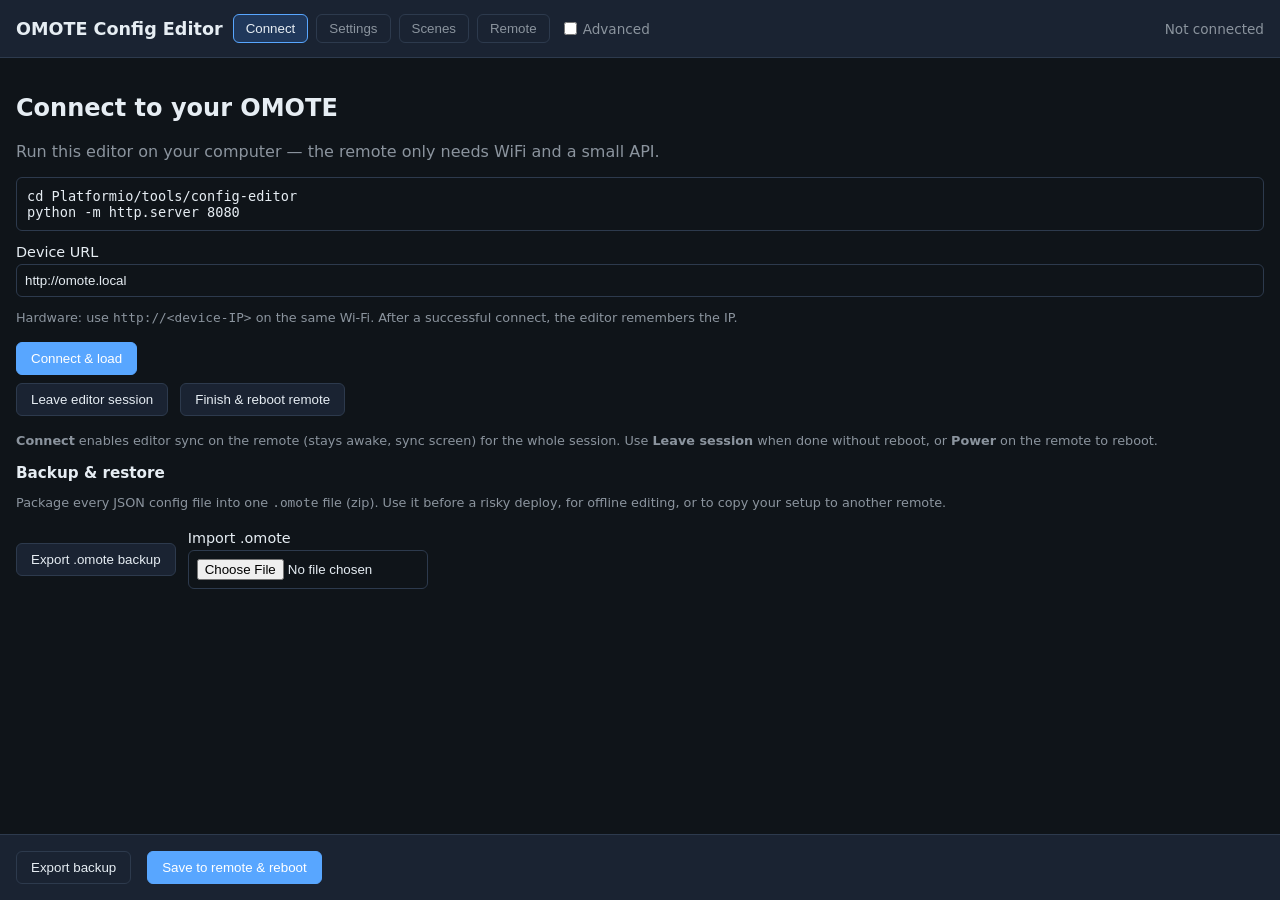
<file: Platformio/tools/config-editor/index.html>
<!DOCTYPE html>
<html lang="en">
<head>
  <meta charset="UTF-8" />
  <meta name="viewport" content="width=device-width, initial-scale=1" />
  <title>OMOTE Config Editor</title>
  <link rel="stylesheet" href="./style.css" />
</head>
<body>
  <header>
    <h1>OMOTE Config Editor</h1>
    <nav id="nav">
      <button data-tab="connect" class="active">Connect</button>
      <button data-tab="settings">Settings</button>
      <button data-tab="scenes">Scenes</button>
      <button data-tab="remote">Remote</button>
      <button data-tab="commands" class="nav-advanced hidden">Commands</button>
      <button data-tab="raw" class="nav-advanced hidden">JSON</button>
    </nav>
    <label class="advanced-toggle" title="Show command files and raw JSON">
      <input type="checkbox" id="advanced-mode" /> Advanced
    </label>
    <div id="status-bar">Not connected</div>
  </header>
  <main>
    <section id="tab-connect" class="tab active">
      <h2>Connect to your OMOTE</h2>
      <p class="muted">Run this editor on your computer — the remote only needs WiFi and a small API.</p>
      <pre class="code-hint">cd Platformio/tools/config-editor
python -m http.server 8080</pre>
      <label>Device URL <input id="device-url" placeholder="http://192.168.x.x" title="Include http:// — hardware: LAN IP (omote.local often fails on Windows); sim: http://127.0.0.1:9080" /></label>
      <p class="muted small">Hardware: use <code>http://&lt;device-IP&gt;</code> on the same Wi‑Fi. After a successful connect, the editor remembers the IP.</p>
      <button id="btn-connect" class="primary">Connect &amp; load</button>
      <div class="row">
        <button type="button" id="btn-leave-session">Leave editor session</button>
        <button type="button" id="btn-exit-sync">Finish &amp; reboot remote</button>
      </div>
      <p class="muted small"><strong>Connect</strong> enables editor sync on the remote (stays awake, sync screen) for the whole session. Use <strong>Leave session</strong> when done without reboot, or <strong>Power</strong> on the remote to reboot.</p>
      <h3 class="section-title">Backup &amp; restore</h3>
      <p class="muted small">Package every JSON config file into one <code>.omote</code> file (zip). Use it before a risky deploy, for offline editing, or to copy your setup to another remote.</p>
      <div class="backup-actions">
        <button type="button" id="btn-export-omote">Export .omote backup</button>
        <label>Import .omote
          <input type="file" id="omote-import-file" accept=".omote,.zip,application/zip" />
        </label>
      </div>
      <p id="connect-msg" class="msg"></p>
    </section>

    <section id="tab-settings" class="tab">
      <div class="settings-page panel">
        <h2>Editor &amp; remote settings</h2>
        <p class="muted small">Saved in this browser unless noted. Deploy sends HA credentials to the remote.</p>

        <h3 class="section-title">Physical remote</h3>
        <p class="muted small">Choose the PCB that matches your hardware. This changes the key layout in the Remote tab.</p>
        <label class="field-block">PCB layout
          <select id="remote-pcb-variant" title="Match your remote hardware">
            <option value="stock">Stock OMOTE</option>
            <option value="3661">3661 extended keys</option>
          </select>
        </label>
        <p class="muted small">3661 adds Home, Guide, device keys (TV, Stream, STB…), and replaces the four color aux keys.</p>

        <p class="muted small">Layout from <code>DeviceSettings.schema.json</code>; values in <code>DeviceSettings.json</code>. Same files drive the on-device Settings → Device page.</p>
        <div id="device-settings-dynamic"></div>
        <div class="row">
          <button type="button" id="btn-save-device-settings">Save device settings</button>
          <button type="button" id="btn-pull-device-settings" class="small-btn" title="When connected, copy values from the remote">Pull from remote</button>
        </div>

        <h3 class="section-title">Home Assistant</h3>
        <p class="muted small">Entity lists load <strong>directly from HA in this browser</strong>. Credentials are written to <code>HaSettings.json</code> on the remote when you deploy.</p>
        <label>HA URL <input id="ha-url" placeholder="http://192.168.1.10:8123" /></label>
        <label>Long-lived token <input id="ha-token" type="password" placeholder="eyJ…" /></label>
        <div class="row">
          <button type="button" id="btn-save-ha">Save HA settings</button>
          <button type="button" id="btn-test-ha">Test connection</button>
        </div>
        <p class="muted small">Add this editor URL to <code>http.cors_allowed_origins</code> in Home Assistant <code>configuration.yaml</code>, then restart HA.</p>
        <p id="settings-msg" class="msg"></p>
      </div>
    </section>

    <div id="connect-conflict-modal" class="modal hidden" role="dialog" aria-labelledby="connect-conflict-title" aria-modal="true">
      <div class="modal-panel">
        <h3 id="connect-conflict-title">Config differs from remote</h3>
        <p class="muted small">You have config in the editor that doesn’t match the remote. Choose what to keep — nothing is sent until you click <strong>Save to remote &amp; reboot</strong>.</p>
        <p id="connect-conflict-summary" class="connect-conflict-summary"></p>
        <ul id="connect-conflict-list" class="connect-conflict-list"></ul>
        <div class="modal-actions">
          <button type="button" id="btn-conflict-keep" class="primary">Keep editor config</button>
          <button type="button" id="btn-conflict-remote">Load from remote</button>
          <button type="button" id="btn-conflict-cancel">Cancel</button>
        </div>
      </div>
    </div>

    <section id="tab-scenes" class="tab">
      <div class="scenes-shell">
        <aside class="panel sidebar-narrow">
          <h2>Scenes</h2>
          <p class="muted small">Same list as tapping the <strong>top-left</strong> of the remote status bar — e.g. “Watch TV”, “Image Test”, “Watch Roku on Proj”.</p>
          <p id="scene-orphan-warn" class="msg err small hidden"></p>
          <ul id="scene-list"></ul>
          <div class="row">
            <button type="button" id="btn-new-scene">+ New scene</button>
            <button type="button" id="btn-delete-scene" class="danger-btn advanced-field hidden" title="Remove from Scenes.json and delete scene file on save">Delete</button>
          </div>
          <button type="button" id="btn-cleanup-orphan-scenes" class="advanced-field hidden small-btn">Clean up unregistered scene files</button>
        </aside>
        <div class="panel grow" id="scene-detail">
          <h2><span id="scene-title">Select a scene</span></h2>
          <div id="scene-empty" class="muted">Choose a scene on the left, or create one. Then add device tabs and configure the remote layout.</div>
          <div id="scene-editor" class="hidden">
            <p id="scene-parse-warn" class="msg err hidden"></p>
            <label>Name in scene picker <input id="scene-picker-name" placeholder="Watch TV" /></label>
            <p class="muted small">Shown in the list when you tap the status bar on the remote.</p>
            <label>Title on status bar <input id="scene-screen-name" placeholder="TV" /></label>
            <p class="muted small">Shown at the top of the screen while this scene is active.</p>
            <details class="advanced-field hidden" id="scene-key-shortcut">
              <summary>Physical key shortcut (optional)</summary>
              <p class="muted small">Jump to this scene when a labeled key is pressed on the remote.</p>
              <label>Key
                <select id="scene-bind-key">
                  <option value="">None</option>
                  <option value="TV">TV</option>
                  <option value="Stream">Stream</option>
                  <option value="BluRay">BluRay</option>
                  <option value="Audio">Audio</option>
                  <option value="Aux1">Aux1 (Red)</option>
                  <option value="Aux2">Aux2 (Green)</option>
                  <option value="Aux3">Aux3 (Yellow)</option>
                  <option value="Aux4">Aux4 (Blue)</option>
                </select>
              </label>
              <label>Press type
                <select id="scene-press-type">
                  <option value="Press">Press</option>
                  <option value="Long">Long</option>
                  <option value="Short">Short</option>
                </select>
              </label>
            </details>
            <h3 class="section-title">Device tabs</h3>
            <p class="muted small section-lead">Each device becomes a tab at the bottom of the touch screen.</p>
            <div id="device-tab-list" class="device-tab-list"></div>
            <div class="tab-toolbar">
              <div class="tab-toolbar-row">
                <select id="device-template" title="Template for new device tab">
                  <option value="tv">TV (buttons + numpad)</option>
                  <option value="roku">Streaming / Roku</option>
                  <option value="avreceiver">AV receiver</option>
                  <option value="blank">Blank — learn everything</option>
                </select>
                <button type="button" id="btn-add-device">+ Add tab</button>
              </div>
              <button type="button" id="btn-configure-remote" class="primary" style="width:100%;margin:0">Configure remote layout →</button>
            </div>
            <details id="scene-power-details">
              <summary>When starting / leaving this scene</summary>
              <p class="muted small">Optional — e.g. turn on the TV when you open this scene. Sent when switching between scenes that have sequences.</p>
              <h4>When I open this scene</h4>
              <div id="scene-start-seq"></div>
              <button type="button" id="btn-add-start-cmd">+ Add action</button>
              <h4>When I leave</h4>
              <div id="scene-exit-seq"></div>
              <button type="button" id="btn-add-exit-cmd">+ Add action</button>
            </details>
          </div>
        </div>
      </div>
    </section>

    <section id="tab-remote" class="tab">
      <div class="remote-editor-shell">
        <aside class="panel remote-sidebar">
          <label class="field-block">Scene <select id="remote-scene-select"></select></label>
          <h3 class="section-title">Device tabs</h3>
          <p class="muted small section-lead">Bottom-bar tabs for this scene.</p>
          <div id="remote-device-tabs" class="device-tab-list"></div>
          <div class="tab-toolbar">
            <div class="tab-toolbar-row">
              <select id="remote-device-template" title="Template for new tab">
                <option value="tv">TV template</option>
                <option value="roku">Roku template</option>
                <option value="avreceiver">AV receiver</option>
                <option value="blank">Blank page</option>
              </select>
              <button type="button" id="btn-remote-add-tab" class="primary">+ Add</button>
            </div>
          </div>
        </aside>
        <div class="remote-center panel">
          <h2><span id="remote-device-label">Device</span></h2>
          <p id="editing-hint" class="muted small">Configure the touch screen and physical keys on the remote below.</p>
          <p id="canvas-scroll-hint" class="muted small hidden">Scroll the touch screen with the mouse wheel when content extends below the tab bar.</p>
          <div id="layout-tools" class="layout-tools">
            <div class="layout-tools-row">
              <label class="inline" title="Snap drag and align to a 10px grid (24×32 on 240×320)">
                <input type="checkbox" id="layout-snap-grid" checked /> Snap grid
              </label>
              <label class="inline" title="Show grid on the touch preview">
                <input type="checkbox" id="layout-show-grid" checked /> Show grid
              </label>
            </div>
            <div class="align-toolbar" role="group" aria-label="Align selected widget">
              <span class="align-label muted small">Align:</span>
              <button type="button" id="btn-align-left" class="small-btn" title="Align left edge">Left</button>
              <button type="button" id="btn-align-center-h" class="small-btn" title="Center horizontally">H center</button>
              <button type="button" id="btn-align-right" class="small-btn" title="Align right edge">Right</button>
              <button type="button" id="btn-align-top" class="small-btn" title="Align top">Top</button>
              <button type="button" id="btn-align-center-v" class="small-btn" title="Center vertically">V center</button>
              <button type="button" id="btn-align-bottom" class="small-btn" title="Align bottom">Bottom</button>
              <button type="button" id="btn-align-center" class="small-btn primary" title="Center on screen">Center</button>
            </div>
          </div>
          <div class="remote-layout-wrap">
            <div id="remote-keymap" class="remote-keymap">
              <div id="remote-power-row" class="remote-power-row"></div>
              <div class="remote-screen">
                <canvas id="preview" width="240" height="320"></canvas>
              </div>
              <div id="remote-face" class="remote-face"></div>
            </div>
          </div>
        </div>
        <aside class="panel action-sidebar">
          <div id="selection-empty">
            <h3>What should it do?</h3>
            <p class="muted small">Click a screen widget or a physical key on the remote face.</p>
          </div>
          <div id="selection-editor" class="hidden">
            <h3 id="selection-title">Selected</h3>
            <p id="selection-sub" class="muted small"></p>

            <div id="panel-key-editor">
              <label>Action
                <select id="action-type">
                  <option value="ir">Send infrared (TV / receiver / etc.)</option>
                  <option value="ir_existing">Use existing button from this device</option>
                </select>
              </label>
              <div id="panel-ir">
                <button type="button" id="btn-action-learn" class="primary">Learn from another remote</button>
                <p id="action-learn-msg" class="msg muted small">Point any IR remote at OMOTE and press a button.</p>
                <label class="advanced-field hidden">Command name <input id="action-cmd-name" placeholder="VOL_UP" /></label>
              </div>
              <div id="panel-ir-existing" class="hidden">
                <label>Pick command
                  <select id="action-cmd-pick"></select>
                </label>
              </div>
              <div id="panel-key-advanced" class="advanced-field hidden">
                <label>Press type <select id="key-press-type">
                  <option>Press</option><option>Release</option><option>Repeat</option><option>Long</option><option>Short</option>
                </select></label>
              </div>
              <div class="row widget-action-row">
                <button type="button" id="btn-key-apply">Apply</button>
                <button type="button" id="btn-key-clear">Clear mapping</button>
              </div>
            </div>

            <div id="panel-widget-editor" class="hidden">
              <label>Widget type
                <select id="w-type"></select>
              </label>
              <p id="w-type-hint" class="muted small"></p>

              <div id="w-fields-text">
                <label id="w-text-label">Label <input id="action-touch-label" placeholder="Button text" /></label>
              </div>
              <div id="w-fields-command" class="hidden">
                <label>Action
                  <select id="widget-action-type">
                    <option value="ir">Learn new IR command</option>
                    <option value="ir_existing">Use existing command</option>
                    <option value="none">No command (label only)</option>
                  </select>
                </label>
                <div id="widget-panel-ir">
                  <button type="button" id="btn-widget-learn" class="primary">Learn from remote</button>
                  <p id="widget-learn-msg" class="msg muted small"></p>
                </div>
                <div id="widget-panel-existing" class="hidden">
                  <label>Command <select id="widget-cmd-pick"></select></label>
                </div>
              </div>
              <div id="w-fields-image" class="hidden">
                <label>Image file <input id="w-image-file" placeholder="Images/OMOTE_Logo.png" list="image-file-list" /></label>
                <datalist id="image-file-list"></datalist>
                <div class="row">
                  <label>Width px <input id="w-image-w" type="number" min="1" max="240" style="width:5em" /></label>
                  <label>Height px <input id="w-image-h" type="number" min="1" max="320" style="width:5em" /></label>
                </div>
              </div>
              <div id="w-fields-color" class="hidden">
                <p class="muted small">Set each color key in <strong>Page commands</strong> on the right (Red / Green / Yellow / Blue).</p>
              </div>
              <div id="w-fields-numpad" class="hidden">
                <p class="muted small">Set NUM_0 … NUM_9 in <strong>Page commands</strong> on the right.</p>
              </div>
              <div id="w-fields-ha" class="hidden">
                <div class="domain-tabs" id="ha-domain-tabs"></div>
                <input id="ha-entity-search" placeholder="Search entities…" />
                <p id="ha-entity-status" class="muted small"></p>
                <select id="ha-entity-pick" size="6"></select>
                <label class="inline"><input type="checkbox" id="ha-auto-label" checked /> Auto label from entity name</label>
                <label id="ha-service-row">Service
                  <select id="ha-service">
                    <option value="toggle">toggle</option>
                    <option value="turn_on">turn_on</option>
                    <option value="turn_off">turn_off</option>
                  </select>
                </label>
                <div id="ha-momentary-row" class="hidden">
                  <label>On (press) <input id="ha-service-on" value="turn_on" /></label>
                  <label>Off (release) <input id="ha-service-off" value="turn_off" /></label>
                </div>
                <div id="ha-slider-row" class="hidden">
                  <label>Attribute <input id="ha-attribute" placeholder="brightness" /></label>
                  <div class="row">
                    <label>Min <input id="ha-slider-min" type="number" value="0" style="width:4em" /></label>
                    <label>Max <input id="ha-slider-max" type="number" value="255" style="width:4em" /></label>
                  </div>
                </div>
              </div>
              <div id="w-fields-layout">
                <p id="w-fields-layout-hint" class="muted small">Use <strong>%</strong> or <strong>px</strong> (saved as % for the device). Preview pixels match the remote 240×320 screen. Drag respects snap grid.</p>
                <label id="w-width-row">Width <input id="w-width-val" placeholder="e.g. 90% or 120px" /></label>
                <label id="w-height-row">Height <input id="w-height-val" placeholder="e.g. 10% or 28px" /></label>
                <label>Position X <input id="w-posx-val" placeholder="e.g. 0% or 8px" /></label>
                <label>Position Y <input id="w-posy-val" placeholder="e.g. 5% or 16px (from screen top)" /></label>
              </div>
              <div class="row widget-action-row">
                <button type="button" id="btn-widget-apply" class="primary">Apply</button>
                <button type="button" id="btn-delete-widget" class="danger-btn">Delete</button>
              </div>
            </div>
          </div>
          <hr />
          <h3 class="section-title">Screen widgets</h3>
          <ul id="widget-list" class="widget-list"></ul>
          <div class="tab-toolbar-row">
            <select id="add-widget-type" title="Widget type to add"></select>
            <button type="button" id="btn-add-widget" class="primary">+ Add</button>
          </div>
          <p class="muted small advanced-field hidden" id="linked-files-hint"></p>
        </aside>
        <aside class="panel commands-sidebar" id="page-commands-panel">
          <h3 class="section-title">Page commands (IR)</h3>
          <p class="muted small section-lead">Command file for the active device tab.</p>
          <label class="field-block">Command file
            <select id="page-cmd-file-select"></select>
          </label>
          <div class="row page-cmd-toolbar">
            <button type="button" id="btn-page-cmd-new" class="small-btn">New file</button>
            <button type="button" id="btn-page-cmd-ensure">Create missing</button>
            <button type="button" id="btn-page-cmd-open" class="small-btn">Full editor…</button>
          </div>
          <p id="page-cmd-msg" class="msg muted small"></p>
          <div id="page-cmd-slots" class="page-cmd-slots"></div>
          <p id="page-cmd-empty" class="muted small hidden">No IR widgets on this page yet. Add buttons, color keys, or a number pad.</p>
        </aside>
      </div>
    </section>

    <section id="tab-commands" class="tab nav-advanced">
      <div class="split">
        <aside class="panel">
          <label>Command file <select id="cmd-file-select"></select></label>
          <button type="button" id="btn-new-cmd-file">New file</button>
        </aside>
        <div class="panel grow">
          <h2>IR &amp; action codes</h2>
          <p class="muted">Usually managed automatically when you learn buttons on the Remote tab.</p>
          <table id="cmd-table"><thead><tr><th>Name</th><th>Mode</th><th>Protocol</th><th>Data</th><th></th></tr></thead><tbody></tbody></table>
          <div class="row">
            <button type="button" id="btn-add-command">+ Add</button>
            <button type="button" id="btn-learn-ir">Learn IR</button>
          </div>
          <p id="learn-msg" class="msg"></p>
        </div>
      </div>
    </section>

    <section id="tab-raw" class="tab nav-advanced">
      <label>File <select id="raw-file-select"></select></label>
      <h2 id="raw-title">JSON</h2>
      <textarea id="raw-editor" spellcheck="false"></textarea>
      <button id="btn-apply-raw">Apply</button>
    </section>
  </main>
  <footer>
    <button id="btn-export-omote-footer" type="button">Export backup</button>
    <button id="btn-deploy" class="primary">Save to remote &amp; reboot</button>
    <span id="deploy-msg" class="msg"></span>
  </footer>
  <script src="./jszip.min.js"></script>
  <script src="./settings-form.js"></script>
  <script src="./app.js"></script>
</body>
</html>
</file>
<file: Platformio/tools/config-editor/style.css>
:root {
  --bg: #0f1419;
  --panel: #1a2332;
  --border: #2d3a4d;
  --text: #e6edf3;
  --muted: #8b949e;
  --accent: #58a6ff;
  --accent-dim: #388bfd33;
  --danger: #f85149;
  --ok: #3fb950;
}

* { box-sizing: border-box; }
body {
  margin: 0;
  font-family: "Segoe UI", system-ui, sans-serif;
  background: var(--bg);
  color: var(--text);
  min-height: 100vh;
  display: flex;
  flex-direction: column;
}

header {
  display: flex;
  flex-wrap: wrap;
  align-items: center;
  gap: 10px;
  padding: 10px 16px;
  background: var(--panel);
  border-bottom: 1px solid var(--border);
}
header h1 { margin: 0; font-size: 1.1rem; font-weight: 600; flex: 0 0 auto; }
#nav { display: flex; gap: 4px; flex-wrap: wrap; }
#nav button {
  background: transparent;
  border: 1px solid var(--border);
  color: var(--muted);
  padding: 6px 12px;
  border-radius: 6px;
  cursor: pointer;
}
#nav button.active, #nav button:hover {
  color: var(--text);
  border-color: var(--accent);
  background: var(--accent-dim);
}
.advanced-toggle {
  display: flex;
  align-items: center;
  gap: 6px;
  font-size: 0.85rem;
  color: var(--muted);
  margin: 0;
  cursor: pointer;
}
.advanced-toggle input { margin: 0; width: auto; }
#status-bar { margin-left: auto; font-size: 0.85rem; color: var(--muted); }

main { flex: 1; padding: 16px; overflow: auto; max-width: 1680px; width: 100%; margin: 0 auto; }
.tab { display: none; }
.tab.active { display: block; }
.hidden { display: none !important; }

.panel {
  background: var(--panel);
  border: 1px solid var(--border);
  border-radius: 8px;
  padding: 14px;
}
.sidebar-narrow { width: 280px; flex-shrink: 0; }

label { display: block; margin: 8px 0; font-size: 0.9rem; }
label input, label select, textarea {
  display: block;
  width: 100%;
  margin-top: 4px;
  padding: 8px;
  background: var(--bg);
  border: 1px solid var(--border);
  border-radius: 6px;
  color: var(--text);
}
textarea#raw-editor { min-height: 420px; font-family: ui-monospace, monospace; font-size: 13px; }

button {
  background: var(--panel);
  border: 1px solid var(--border);
  color: var(--text);
  padding: 8px 14px;
  border-radius: 6px;
  cursor: pointer;
  margin: 4px 4px 4px 0;
}
button:hover { border-color: var(--accent); }
button.primary { background: var(--accent); border-color: var(--accent); color: #fff; }
.row { display: flex; flex-wrap: wrap; align-items: center; gap: 8px; }

.muted { color: var(--muted); }
.small { font-size: 0.8rem; }
.msg { font-size: 0.85rem; margin: 8px 0; }
.msg.ok { color: var(--ok); }
.msg.err { color: var(--danger); }
.code-hint {
  background: var(--bg);
  border: 1px solid var(--border);
  padding: 10px;
  border-radius: 6px;
  font-size: 0.85rem;
  overflow-x: auto;
}

.scenes-shell, .split {
  display: flex;
  gap: 16px;
  flex-wrap: wrap;
  align-items: flex-start;
}
.panel.grow { flex: 1; min-width: 300px; }

#scene-list, #remote-device-list, #widget-list, .device-list {
  list-style: none;
  padding: 0;
  margin: 0 0 12px;
}
#scene-list li, #remote-device-list li, .device-list li, #widget-list li {
  padding: 10px;
  border: 1px solid var(--border);
  border-radius: 6px;
  margin-bottom: 6px;
  cursor: pointer;
  font-size: 0.9rem;
}
#scene-list li.active, #remote-device-list li.active, .device-list li.active, #widget-list li.selected {
  border-color: var(--accent);
  background: var(--accent-dim);
}
button.danger-btn {
  border-color: var(--danger);
  color: var(--danger);
}
button.danger-btn:hover { background: #f8514922; }

.device-tab-header { margin-bottom: 6px; }

/* ── Device tab cards ── */
.device-tab-list {
  display: flex;
  flex-direction: column;
  gap: 8px;
  margin-bottom: 12px;
}

.device-tab-card {
  background: var(--bg);
  border: 1px solid var(--border);
  border-radius: 8px;
  padding: 10px 10px 10px 12px;
  transition: border-color 0.15s, background 0.15s;
}
.device-tab-card:hover { border-color: #3d4f66; }
.device-tab-card.is-active {
  border-color: var(--accent);
  background: var(--accent-dim);
  box-shadow: 0 0 0 1px #388bfd44;
}
.device-tab-card.is-active .tab-badge {
  background: var(--accent);
  color: #fff;
}

.device-tab-card-head {
  display: flex;
  align-items: center;
  gap: 8px;
  margin-bottom: 8px;
}
.tab-badge {
  display: inline-flex;
  align-items: center;
  justify-content: center;
  min-width: 2.4em;
  padding: 3px 8px;
  border-radius: 4px;
  background: #2d3a4d;
  color: var(--accent);
  font-size: 0.75rem;
  font-weight: 700;
  letter-spacing: 0.02em;
  font-family: ui-monospace, monospace;
}
.device-tab-card-title {
  flex: 1;
  font-size: 0.85rem;
  font-weight: 600;
  color: var(--text);
  white-space: nowrap;
  overflow: hidden;
  text-overflow: ellipsis;
}
.device-tab-card-actions {
  display: flex;
  gap: 4px;
  flex-shrink: 0;
}

.device-tab-fields {
  display: grid;
  grid-template-columns: 1fr 1fr;
  gap: 8px;
}
.device-tab-fields.single-col { grid-template-columns: 1fr; }

.field-mini label {
  display: block;
  margin: 0 0 3px;
  font-size: 0.68rem;
  font-weight: 600;
  text-transform: uppercase;
  letter-spacing: 0.04em;
  color: var(--muted);
}
.field-mini input {
  display: block;
  width: 100%;
  margin: 0;
  padding: 7px 8px;
  font-size: 0.85rem;
  background: var(--panel);
  border: 1px solid var(--border);
  border-radius: 5px;
  color: var(--text);
}
.field-mini input:focus {
  outline: none;
  border-color: var(--accent);
  box-shadow: 0 0 0 2px #388bfd33;
}
.field-mini input::placeholder { color: #6e7681; }

.icon-btn {
  display: inline-flex;
  align-items: center;
  justify-content: center;
  width: 28px;
  height: 28px;
  padding: 0;
  margin: 0;
  border-radius: 6px;
  font-size: 1.1rem;
  font-weight: 400;
  line-height: 1;
  background: transparent;
  border: 1px solid var(--border);
  color: var(--muted);
}
.icon-btn:hover { border-color: var(--accent); color: var(--text); }
.icon-btn.danger:hover { border-color: var(--danger); color: var(--danger); background: #f8514915; }
.icon-btn.primary-soft {
  width: auto;
  padding: 0 10px;
  font-size: 0.78rem;
  font-weight: 600;
}

.tab-toolbar {
  display: flex;
  flex-direction: column;
  gap: 8px;
  padding-top: 4px;
  border-top: 1px solid var(--border);
}
.tab-toolbar-row {
  display: flex;
  gap: 8px;
  align-items: stretch;
}
.commands-sidebar {
  display: flex;
  flex-direction: column;
  min-height: 0;
  max-height: calc(100vh - 120px);
  position: sticky;
  top: 8px;
  align-self: flex-start;
}
.commands-sidebar .section-title { margin-top: 0; }
.commands-sidebar .section-lead { margin-bottom: 8px; }
.page-cmd-toolbar {
  flex-wrap: wrap;
  gap: 6px;
  margin: 4px 0 8px;
}
.page-cmd-toolbar button { flex: 1 1 auto; min-width: 0; padding: 6px 8px; font-size: 0.78rem; }
.page-cmd-slots {
  display: flex;
  flex-direction: column;
  gap: 6px;
  flex: 1 1 auto;
  min-height: 120px;
  overflow-y: auto;
  overflow-x: hidden;
  overscroll-behavior: contain;
  -webkit-overflow-scrolling: touch;
  padding-right: 2px;
}
.page-cmd-slot {
  display: flex;
  flex-wrap: wrap;
  gap: 6px;
  align-items: center;
  padding: 6px 8px;
  border-radius: 6px;
  border: 1px solid var(--border);
  background: var(--panel);
  font-size: 0.82rem;
}
.page-cmd-slot input { flex: 1 1 100px; min-width: 72px; }
.page-cmd-slot select { flex: 0 0 76px; max-width: 76px; }
.page-cmd-slot.highlight {
  border-color: var(--accent);
  box-shadow: 0 0 0 1px var(--accent-dim);
}
.page-cmd-slot-label {
  width: 100%;
  font-weight: 600;
  color: var(--muted);
  font-size: 0.72rem;
  text-transform: uppercase;
  letter-spacing: 0.03em;
}
.page-cmd-slot input, .page-cmd-slot select {
  margin: 0;
  padding: 6px 8px;
  font-size: 0.82rem;
  background: var(--bg);
  border: 1px solid var(--border);
  border-radius: 5px;
  color: var(--text);
}
.page-cmd-status {
  width: 8px;
  height: 8px;
  border-radius: 50%;
  flex-shrink: 0;
}
.page-cmd-status.ok { background: var(--ok); }
.page-cmd-status.placeholder { background: #d29922; }
.page-cmd-status.missing { background: var(--danger); }
.page-cmd-slot .btn-learn-slot {
  padding: 4px 8px;
  font-size: 0.75rem;
  white-space: nowrap;
}

.tab-toolbar-row select {
  flex: 1;
  min-width: 0;
  padding: 8px;
  background: var(--bg);
  border: 1px solid var(--border);
  border-radius: 6px;
  color: var(--text);
  font-size: 0.85rem;
}
.tab-toolbar-row button { margin: 0; flex-shrink: 0; }

.device-tab-empty {
  text-align: center;
  padding: 20px 12px;
  border: 1px dashed var(--border);
  border-radius: 8px;
  color: var(--muted);
  font-size: 0.85rem;
}

/* legacy row fallback */
.device-tab-row {
  display: grid;
  grid-template-columns: 1fr 1fr auto auto;
  gap: 8px;
  align-items: center;
  margin-bottom: 8px;
}
.device-tab-row input, .device-tab-row select { margin: 0; }

.remote-keymap {
  width: min(100%, var(--remote-w));
  margin: 0 auto;
  padding: 12px 14px 16px;
  box-sizing: border-box;
  background: linear-gradient(180deg, #32363d 0%, #2a2d33 100%);
  border-radius: 20px;
  border: 2px solid #555;
  box-shadow: 0 8px 24px #00000055, inset 0 1px 0 #ffffff11;
  flex-shrink: 0;
}
.remote-keymap.pcb-3661 {
  --remote-w: 348px;
}

.remote-screen {
  margin-bottom: 10px;
  padding: 5px;
  background: #0a0a0a;
  border: 2px solid #333;
  border-radius: 10px;
  box-shadow: inset 0 2px 8px #000000aa;
  display: flex;
  justify-content: center;
  align-items: center;
  overflow: hidden;
  width: 100%;
}

.remote-screen #preview {
  display: block;
  width: 100%;
  max-width: 240px;
  height: auto;
  aspect-ratio: 240 / 320;
  border: none;
  border-radius: 4px;
  background: #000;
  cursor: crosshair;
  image-rendering: pixelated;
}

/* Remote tab: four columns, ~95% page width, centered */
#tab-remote.tab.active {
  display: flex;
  flex-direction: column;
  align-items: center;
}

.remote-editor-shell {
  width: 95%;
  max-width: 1800px;
  margin: 0 auto;
  display: grid;
  grid-template-columns: minmax(200px, 1fr) minmax(300px, 1.15fr) minmax(260px, 1.2fr) minmax(260px, 1.1fr);
  gap: 14px;
  align-items: start;
  justify-items: stretch;
}

.remote-editor-shell .remote-sidebar,
.remote-editor-shell .action-sidebar,
.remote-editor-shell .commands-sidebar {
  width: auto;
  min-width: 0;
}

.remote-center {
  display: flex;
  flex-direction: column;
  align-items: center;
  justify-self: center;
  width: 100%;
  min-width: 0;
  text-align: center;
  --remote-w: 328px;
}

.remote-center h2,
.remote-center .muted {
  width: 100%;
  max-width: var(--remote-w);
  margin-left: auto;
  margin-right: auto;
}

.layout-tools {
  width: 100%;
  max-width: var(--remote-w);
  margin: 0 auto 8px;
  padding: 8px 10px;
  background: var(--panel);
  border: 1px solid var(--border);
  border-radius: 8px;
}
.layout-tools-row {
  display: flex;
  flex-wrap: wrap;
  gap: 12px 16px;
  margin-bottom: 8px;
}
.layout-tools .inline {
  display: inline-flex;
  align-items: center;
  gap: 6px;
  margin: 0;
  font-size: 0.85rem;
  cursor: pointer;
}
.layout-tools .inline input { width: auto; margin: 0; }
.align-toolbar {
  display: flex;
  flex-wrap: wrap;
  align-items: center;
  gap: 6px;
}
.align-toolbar .align-label { margin-right: 2px; }
.align-toolbar .small-btn {
  font-size: 0.72rem;
  padding: 4px 8px;
  margin: 0;
}
.align-toolbar .small-btn.primary { font-size: 0.72rem; }

.remote-layout-wrap {
  width: 100%;
  display: flex;
  justify-content: center;
  padding: 8px 0 16px;
}

.action-sidebar {
  min-width: 0;
}

.commands-sidebar {
  width: auto;
  flex: unset;
  min-width: 0;
}

@media (max-width: 1280px) {
  .remote-editor-shell {
    grid-template-columns: minmax(200px, 1fr) minmax(240px, 1fr);
    width: 95%;
  }
  .remote-center {
    grid-column: 1 / -1;
    justify-self: center;
  }
  .commands-sidebar {
    position: static;
    max-height: none;
  }
  .commands-sidebar .page-cmd-slots { max-height: 360px; flex: none; }
}

@media (max-width: 720px) {
  .remote-editor-shell {
    grid-template-columns: 1fr;
    width: 95%;
  }
  .remote-center { grid-column: auto; }
  .commands-sidebar .page-cmd-slots { max-height: 280px; }
  .device-tab-fields { grid-template-columns: 1fr; }
}

#cmd-table { width: 100%; border-collapse: collapse; font-size: 0.85rem; }
#cmd-table th, #cmd-table td { border: 1px solid var(--border); padding: 6px 8px; text-align: left; }
#cmd-table input, #cmd-table select { width: 100%; margin: 0; padding: 4px; font-size: 0.85rem; }

.seq-row { display: flex; gap: 8px; margin-bottom: 6px; align-items: center; }
.seq-row input, .seq-row select { flex: 1; margin: 0; }

footer {
  padding: 12px 16px;
  background: var(--panel);
  border-top: 1px solid var(--border);
  display: flex;
  align-items: center;
  gap: 12px;
  flex-wrap: wrap;
}

.backup-actions {
  display: flex;
  flex-wrap: wrap;
  gap: 8px;
  margin: 8px 0 12px;
  align-items: center;
}
.backup-actions input[type="file"] { max-width: 240px; }

.modal {
  position: fixed;
  inset: 0;
  z-index: 1000;
  display: flex;
  align-items: center;
  justify-content: center;
  padding: 16px;
  background: #000000aa;
}
.modal-panel {
  width: min(520px, 100%);
  max-height: min(90vh, 640px);
  overflow: auto;
  padding: 18px 20px;
  background: var(--panel);
  border: 1px solid var(--border);
  border-radius: 12px;
  box-shadow: 0 16px 48px #00000066;
}
.modal-panel h3 { margin: 0 0 8px; }
.modal-actions {
  display: flex;
  flex-wrap: wrap;
  gap: 8px;
  margin-top: 16px;
}
.connect-conflict-summary { margin: 10px 0 6px; }
.connect-conflict-list {
  margin: 0;
  padding-left: 18px;
  font-size: 0.85rem;
  color: var(--muted);
  max-height: 180px;
  overflow: auto;
}
.domain-tabs { display: flex; flex-wrap: wrap; gap: 4px; margin: 6px 0; }
.domain-tabs button {
  font-size: 0.75rem;
  padding: 4px 8px;
  border-radius: 6px;
  border: 1px solid var(--border);
  background: var(--bg);
  color: var(--muted);
  cursor: pointer;
}
.domain-tabs button.active { background: var(--accent-dim); color: var(--accent); border-color: var(--accent); }
#ha-entity-pick { width: 100%; margin: 4px 0; }

.remote-face {
  display: flex;
  flex-direction: column;
  gap: 10px;
  align-items: center;
  width: 100%;
}
.remote-media {
  display: flex;
  justify-content: center;
  gap: 8px;
  width: 100%;
  flex-wrap: wrap;
}
.remote-nav {
  display: grid;
  grid-template-columns: minmax(56px, 68px) auto minmax(56px, 68px);
  grid-template-rows: auto auto auto;
  gap: 5px;
  width: 100%;
  max-width: 100%;
  align-items: center;
  justify-items: center;
}
.remote-nav .corner-tl { grid-column: 1; grid-row: 1; }
.remote-nav .corner-tr { grid-column: 3; grid-row: 1; }
.remote-nav .corner-bl { grid-column: 1; grid-row: 3; }
.remote-nav .corner-br { grid-column: 3; grid-row: 3; }
.remote-dpad {
  grid-column: 2;
  grid-row: 1 / 4;
  display: grid;
  grid-template-columns: 40px 40px 40px;
  grid-template-rows: 36px 40px 36px;
  gap: 3px;
  justify-items: center;
  align-items: center;
  padding: 6px;
  border: 2px solid #555;
  border-radius: 50%;
  background: #1e2024;
}
.remote-dpad .dpad-up { grid-column: 2; grid-row: 1; }
.remote-dpad .dpad-left { grid-column: 1; grid-row: 2; }
.remote-dpad .dpad-ok { grid-column: 2; grid-row: 2; }
.remote-dpad .dpad-right { grid-column: 3; grid-row: 2; }
.remote-dpad .dpad-down { grid-column: 2; grid-row: 3; }
.remote-rockers {
  display: flex;
  justify-content: center;
  width: 100%;
  max-width: 100%;
  gap: 6px;
  flex-wrap: wrap;
}
.remote-rocker {
  display: flex;
  flex-direction: column;
  gap: 4px;
  align-items: center;
  flex: 0 1 68px;
  min-width: 56px;
  max-width: 68px;
}
.remote-rocker.mid {
  justify-content: center;
  gap: 6px;
  flex: 0 1 108px;
  min-width: 96px;
  max-width: 108px;
}
.remote-colors {
  display: flex;
  justify-content: center;
  gap: 6px;
  width: 100%;
  flex-wrap: wrap;
}
.remote-key {
  font-size: 0.62rem;
  padding: 5px 6px;
  line-height: 1.15;
  border: 1px solid #666;
  background: #3a3f47;
  color: #eee;
  border-radius: 8px;
  cursor: pointer;
  text-align: center;
  box-sizing: border-box;
  flex-shrink: 0;
}
.remote-key.shape-round { border-radius: 50%; width: 46px; height: 46px; min-width: 46px; padding: 3px; }
.remote-key.shape-square {
  width: 46px;
  height: 46px;
  min-width: 46px;
  border-radius: 8px;
  padding: 3px;
}
.remote-key.shape-corner { width: 68px; min-width: 68px; max-width: 68px; min-height: 42px; border-radius: 10px 4px 10px 4px; }
.remote-key.shape-rocker-tall { width: 52px; min-width: 52px; max-width: 52px; min-height: 46px; font-weight: bold; }
.remote-key.shape-dpad { width: 40px; height: 36px; min-width: 40px; border-radius: 8px; }
.remote-key.shape-dpad-ok { width: 40px; height: 40px; min-width: 40px; border-radius: 50%; font-weight: bold; }
.remote-key.color-red { background: #c45c00; }
.remote-key.color-green { background: #228833; }
.remote-key.color-yellow { background: #c9a800; color: #111; }
.remote-key.color-blue { background: #2255aa; }
.remote-key.mapped { box-shadow: inset 0 0 0 2px #8f8; }
.remote-key.selected { outline: 2px solid #fff; outline-offset: 1px; }
.remote-key .rk-lbl { display: block; font-size: 0.62rem; font-weight: 600; }
.remote-key .rk-map {
  display: block;
  font-size: 0.5rem;
  color: #9f9;
  margin-top: 2px;
  width: 100%;
  min-width: 56px;
  min-height: 0.95em;
  overflow: hidden;
  text-overflow: ellipsis;
  white-space: nowrap;
}
.remote-key.shape-power {
  width: 72px;
  min-width: 72px;
  min-height: 36px;
  border-radius: 18px;
  border-color: #ccc;
  background: #505868;
}
.remote-power-row { display: flex; justify-content: flex-end; width: 100%; margin-bottom: 8px; }

/* 3661 extended PCB — fixed row layout after screen */
.remote-face.pcb-3661 {
  width: 100%;
  gap: 0;
  align-items: center;
}
.r3661-body {
  width: 100%;
  max-width: 300px;
  display: flex;
  flex-direction: column;
  align-items: stretch;
  gap: 6px;
}
.r3661-row {
  display: grid;
  grid-template-columns: repeat(3, 1fr);
  gap: 6px;
  width: 100%;
  align-items: center;
  justify-items: center;
}
.r3661-cell {
  display: flex;
  justify-content: center;
  align-items: center;
  width: 100%;
  min-height: 44px;
}
.r3661-dpad-row {
  display: flex;
  justify-content: center;
  padding: 4px 0;
}
.r3661-dpad-cell {
  width: auto;
  min-height: 0;
}
.r3661-dpad-row .remote-dpad {
  flex-shrink: 0;
}
.r3661-row .remote-key.shape-round {
  width: 46px;
  height: 46px;
  min-width: 46px;
  max-width: 46px;
}
.r3661-row .remote-key.shape-square {
  width: 100%;
  max-width: 52px;
  min-width: 44px;
  height: 46px;
  min-height: 46px;
}
.r3661-row .remote-key.shape-wide {
  width: 100%;
  max-width: 88px;
  min-width: 0;
  min-height: 38px;
  border-radius: 10px;
  font-weight: 600;
}
.r3661-row .remote-key.shape-device {
  width: 100%;
  max-width: 92px;
  min-height: 32px;
  border-radius: 8px;
  font-size: 0.65rem;
  font-weight: 700;
  letter-spacing: 0.02em;
}
.remote-key.color-record {
  background: #a82828;
  border-color: #c44;
}

.settings-page {
  max-width: 520px;
  margin: 0 auto;
}
#tab-settings.tab.active {
  display: flex;
  justify-content: center;
}

.section-title { margin: 16px 0 4px; font-size: 0.95rem; font-weight: 600; }
.section-title:first-child { margin-top: 0; }
.section-lead { margin: 0 0 10px; }
.field-block { margin-bottom: 12px; }
.field-block select {
  display: block;
  width: 100%;
  margin-top: 4px;
  padding: 8px;
  background: var(--bg);
  border: 1px solid var(--border);
  border-radius: 6px;
  color: var(--text);
}

.widget-action-row { margin-top: 10px; }
.widget-action-row button { margin: 0; }

.widget-list {
  list-style: none;
  padding: 0;
  margin: 0 0 10px;
  display: flex;
  flex-direction: column;
  gap: 4px;
}
.widget-list-item {
  display: flex;
  align-items: center;
  gap: 8px;
  padding: 8px 10px;
  border: 1px solid var(--border);
  border-radius: 6px;
  cursor: pointer;
  font-size: 0.85rem;
  background: var(--bg);
}
.widget-list-item:hover { border-color: #3d4f66; }
.widget-list-item.selected {
  border-color: var(--accent);
  background: var(--accent-dim);
}
.widget-type-badge {
  flex-shrink: 0;
  font-size: 0.65rem;
  font-weight: 700;
  text-transform: uppercase;
  letter-spacing: 0.03em;
  padding: 2px 6px;
  border-radius: 4px;
  background: #2d3a4d;
  color: var(--muted);
}
.widget-list-item.selected .widget-type-badge {
  background: var(--accent);
  color: #fff;
}
.widget-list-label {
  flex: 1;
  min-width: 0;
  overflow: hidden;
  text-overflow: ellipsis;
  white-space: nowrap;
}
.widget-list-item .icon-btn { flex-shrink: 0; }

#panel-widget-editor label { margin-top: 6px; }
#w-fields-layout label.hidden { display: none; }

details { margin-top: 12px; }
details summary { cursor: pointer; color: var(--muted); font-size: 0.9rem; }

.device-settings-toolbar {
  gap: 8px;
  margin-bottom: 10px;
  flex-wrap: wrap;
}
details.settings-section {
  margin-top: 0;
  margin-bottom: 8px;
  border: 1px solid var(--border);
  border-radius: 8px;
  background: var(--bg);
  overflow: hidden;
}
details.settings-section[open] {
  border-color: #3d4f66;
}
details.settings-section > summary.settings-section-summary {
  list-style: none;
  display: flex;
  align-items: center;
  gap: 8px;
  padding: 10px 12px;
  font-size: 0.95rem;
  font-weight: 600;
  color: var(--text);
  cursor: pointer;
  user-select: none;
}
details.settings-section > summary.settings-section-summary::-webkit-details-marker {
  display: none;
}
details.settings-section > summary.settings-section-summary::before {
  content: '▸';
  flex-shrink: 0;
  width: 1em;
  color: var(--muted);
  transition: transform 0.15s ease;
}
details.settings-section[open] > summary.settings-section-summary::before {
  transform: rotate(90deg);
}
.settings-section-title {
  flex: 1;
  min-width: 0;
}
.settings-section-badge {
  font-size: 0.7rem;
  font-weight: 600;
  color: var(--muted);
  padding: 2px 8px;
  border-radius: 999px;
  background: #2d3a4d;
}
.settings-section-popout {
  flex-shrink: 0;
  margin-left: auto;
}
.settings-section-body {
  padding: 0 12px 12px;
  border-top: 1px solid var(--border);
}
.settings-section-body .section-hint {
  margin: 8px 0 4px;
}
.settings-section-body .field-block:first-of-type {
  margin-top: 8px;
}
.device-settings-modal-panel {
  max-width: 420px;
  width: calc(100% - 32px);
}
.device-settings-modal-panel .field-block select,
.device-settings-modal-panel .field-block input[type="text"],
.device-settings-modal-panel .field-block input[type="number"] {
  width: 100%;
}
</file>
